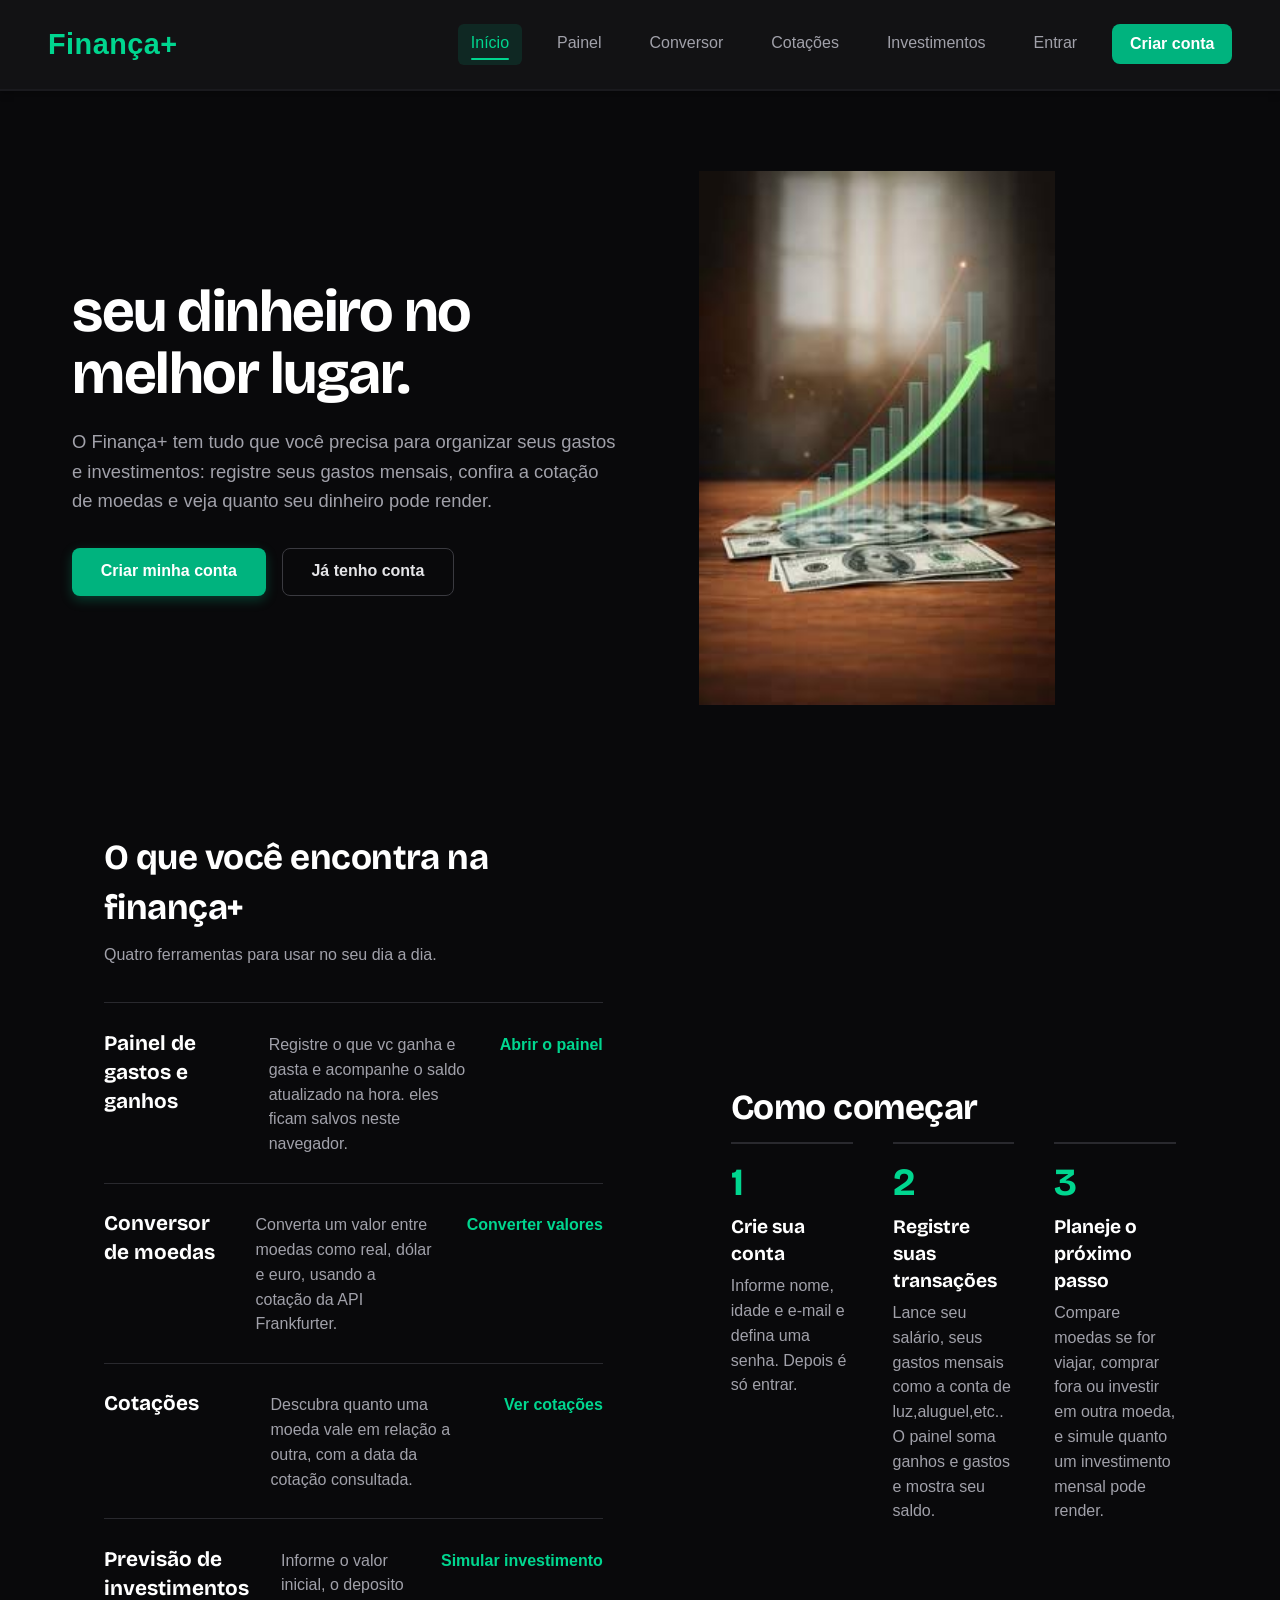
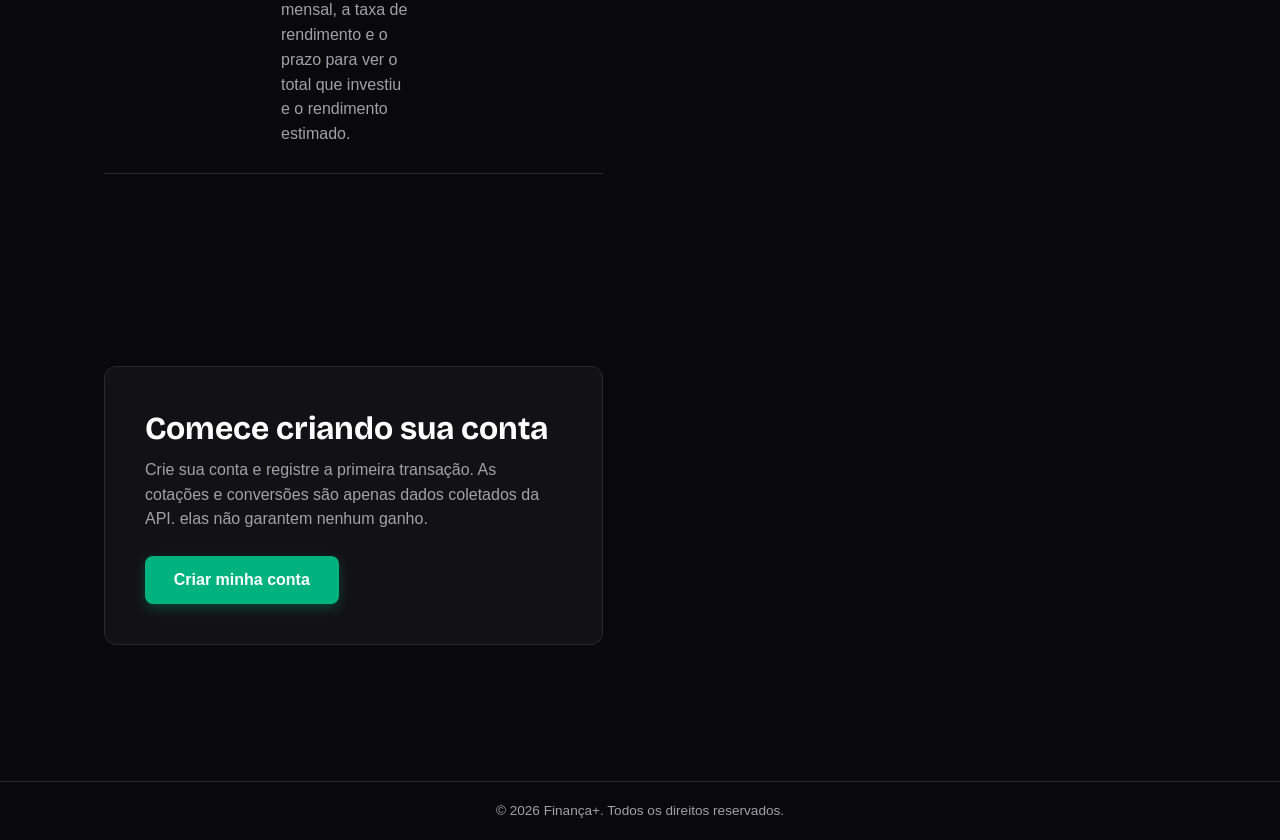
<file: financa-plus_v1/financa-plus/index.html>
<!DOCTYPE html>
<html lang="pt-br">
<head>
    <meta charset="UTF-8">
    <meta name="viewport" content="width=device-width, initial-scale=1.0">
    <title>Finança+|Controle seu dinheiro em um só lugar</title>
    <link rel="preconnect" href="https://fonts.googleapis.com">
    <link rel="preconnect" href="https://fonts.gstatic.com" crossorigin>
    <link href="https://fonts.googleapis.com/css2?family=Bricolage+Grotesque:opsz,wght@12..96,600;12..96,700&display=swap" rel="stylesheet">
    <link rel="stylesheet" href="style.css">
</head>
<body class="pagina-inicial">
<header class="cabecalho">
    <a class="marca" href="index.html">Finança+</a>
    <nav class="menu">
        <a class="item-menu ativo" aria-current="page" href="index.html">Início</a>
        <a class="item-menu" href="tela_principal.html">Painel</a>
        <a class="item-menu" href="tela_conversor.html">Conversor</a>
        <a class="item-menu" href="tela_cotacao.html">Cotações</a>
        <a class="item-menu" href="tela_previsao.html">Investimentos</a>
        <a class="item-menu" href="tela_login.html">Entrar</a>
        <a class="btn-menu" href="tela_cadastro.html">Criar conta</a>
    </nav>
</header>

<main>
    <section class="inicio-hero">
        <div>
            <h1>seu dinheiro no melhor lugar.</h1>
            <p class="inicio-lead">O Finança+ tem tudo que você precisa para organizar seus gastos e investimentos: registre seus gastos mensais, confira a cotação de moedas e veja quanto seu dinheiro pode render.</p>
            <div class="inicio-acoes">
                <a class="btn-enviar" href="tela_cadastro.html">Criar minha conta</a>
                <a class="btn-enviar btn-secundario" href="tela_login.html">Já tenho conta</a>
            </div>
        </div>

        <img src="imagens/images.jpg" class="inicio-imagem" style="width: 70%; height: 100%; align-items: center; justify-content: center;" >

    <section class="inicio-secao" aria-labelledby="titulo-recursos">
        <h2 id="titulo-recursos">O que você encontra na finança+</h2>
        <p class="inicio-intro">Quatro ferramentas para usar no seu dia a dia.</p>
        <ul class="recursos">
            <li>
                <h3>Painel de gastos e ganhos</h3>
                <p>Registre o que vc ganha e gasta e acompanhe o saldo atualizado na hora. eles ficam salvos neste navegador.</p>
                <a href="tela_principal.html">Abrir o painel</a>
            </li>
            <li>
                <h3>Conversor de moedas</h3>
                <p>Converta um valor entre moedas como real, dólar e euro, usando a cotação da API Frankfurter.</p>
                <a href="tela_conversor.html">Converter valores</a>
            </li>
            <li>
                <h3>Cotações</h3>
                <p>Descubra quanto uma moeda vale em relação a outra, com a data da cotação consultada.</p>
                <a href="tela_cotacao.html">Ver cotações</a>
            </li>
            <li>
                <h3>Previsão de investimentos</h3>
                <p>Informe o valor inicial, o deposito mensal, a taxa de rendimento e o prazo para ver o total que investiu e o rendimento estimado.</p>
                <a href="tela_previsao.html">Simular investimento</a>
            </li>
        </ul>
    </section>

    <section class="inicio-secao" aria-labelledby="titulo-passos">
        <h2 id="titulo-passos">Como começar</h2>
        
        <ol class="passos">
            <li>
                <h3>Crie sua conta</h3>
                <p>Informe nome, idade e e-mail e defina uma senha. Depois é só entrar.</p>
            </li>
            <li>
                <h3>Registre suas transações</h3>
                <p>Lance seu salário, seus gastos mensais como a conta de luz,aluguel,etc..  O painel soma ganhos e gastos e mostra seu saldo.</p>
            </li>
            <li>
                <h3>Planeje o próximo passo</h3>
                <p>Compare moedas se for viajar, comprar fora ou investir em outra moeda, e simule quanto um investimento mensal pode render.</p>
            </li>
        </ol>
    </section>

    <section class="inicio-secao">
        <div class="inicio-cta">
            <div>
                <h2>Comece criando sua conta</h2>
                <p>Crie sua conta e registre a primeira transação. As cotações e conversões são apenas dados coletados da API. elas não garantem nenhum ganho.</p>
            </div>
            <a class="btn-enviar" href="tela_cadastro.html">Criar minha conta</a>
        </div>
    </section>
</main>

<footer class="rodape"><p>© 2026 Finança+. Todos os direitos reservados.</p></footer>

</body>
</html>
</file>
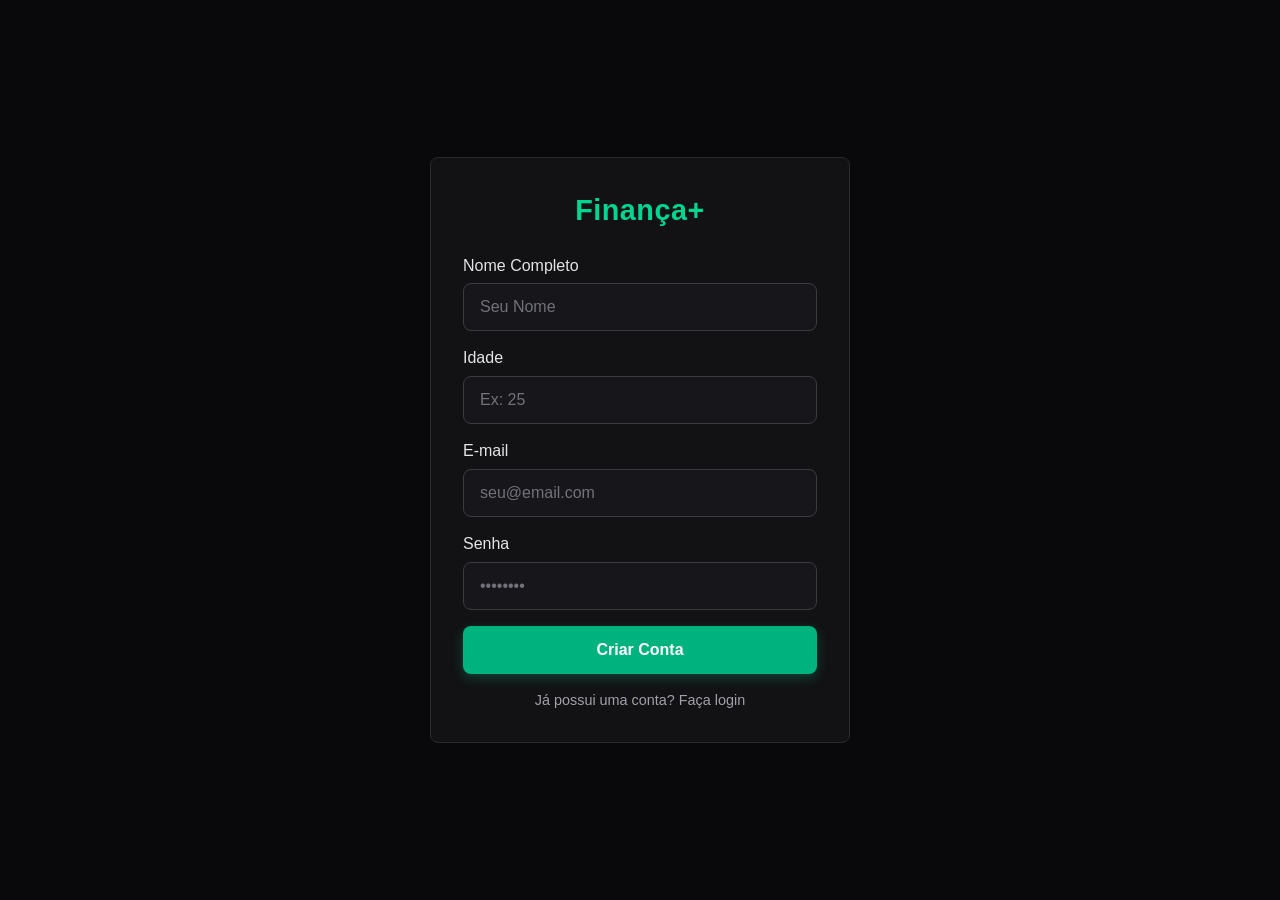
<file: financa-plus_v1/financa-plus/tela_cadastro.html>
<!DOCTYPE html>
<html lang="pt-br">
<head>
    <meta charset="UTF-8">
    <meta name="viewport" content="width=device-width, initial-scale=1.0">
    <title>Cadastro - Finança+</title>
    <link rel="stylesheet" href="style.css">
</head>
<body>
    <div class="container-autenticacao">
        <form class="cartao-autenticacao" method="POST" action="php.php">
            <input type="hidden" name="acao" value="cadastrar">
            <h1 class="marca" style="text-align: center;">Finança+</h1>

            <div class="grupo-formulario">
                <label for="nome">Nome Completo</label>
                <input type="text" id="nome" name="nome" required placeholder="Seu Nome">
            </div>

            <div class="grupo-formulario">
                <label for="idade">Idade</label>
                <input type="number" id="idade" name="idade" min="1" required placeholder="Ex: 25">
            </div>

            <div class="grupo-formulario">
                <label for="email">E-mail</label>
                <input type="email" id="email" name="email" required placeholder="seu@email.com">
            </div>

            <div class="grupo-formulario">
                <label for="senha">Senha</label>
                <input type="password" id="senha" name="senha" required placeholder="••••••••">
            </div>

            <button class="btn-enviar" type="submit">Criar Conta</button>
            <a class="link-autenticacao" href="tela_login.html">Já possui uma conta? Faça login</a>
        </form>
    </div>
</body>
</html>
</file>
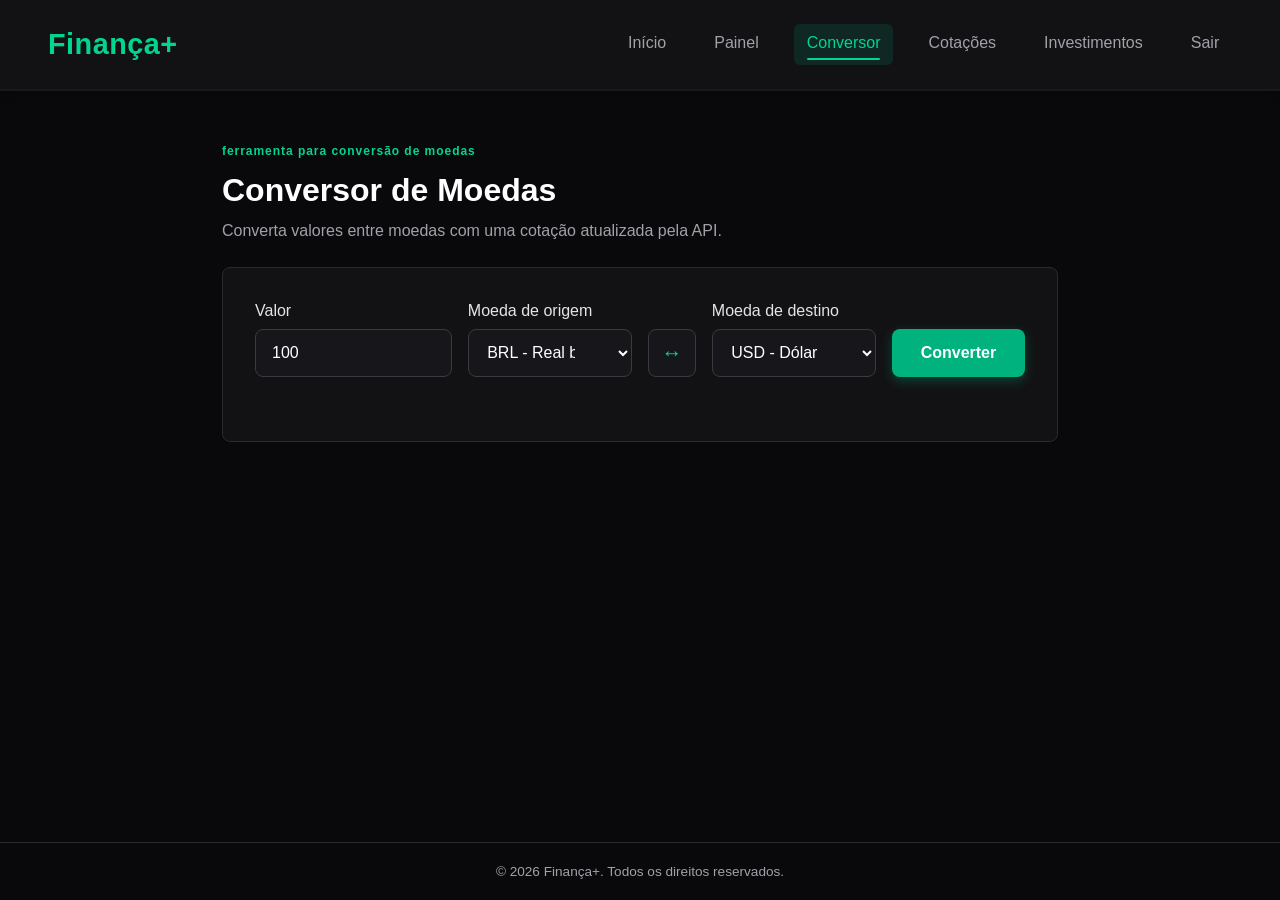
<file: financa-plus_v1/financa-plus/tela_conversor.html>
<!DOCTYPE html>
<html lang="pt-br">
<head>
    <meta charset="UTF-8">
    <meta name="viewport" content="width=device-width, initial-scale=1.0">
    <title>Conversor - Finança+</title>
    <link rel="stylesheet" href="style.css">
  
</head>
<body>
    <header class="cabecalho">
        <a class="marca" href="index.html">Finança+</a>
        <nav class="menu">
            <a class="item-menu" href="index.html">Início</a>
            <a class="item-menu" href="tela_principal.html">Painel</a>
            <a class="item-menu ativo" aria-current="page" href="tela_conversor.html">Conversor</a>
            <a class="item-menu" href="tela_cotacao.html">Cotações</a>
            <a class="item-menu" href="tela_previsao.html">Investimentos</a>
            <a class="item-menu" href="tela_login.html">Sair</a>
        </nav>
    </header>

    <main class="painel pagina-ferramenta">
        <div class="pagina-cabecalho">
            <div>
                <span class="tag">ferramenta para conversão de moedas</span>
                <h1>Conversor de Moedas</h1>
                <p>Converta valores entre moedas com uma cotação atualizada pela API.</p>
            </div>
        </div>

        <section class="cartao-autenticacao cartao-ferramenta">
            <form id="formulario-conversor" class="grade-ferramenta">
                <div class="grupo-formulario">
                    <label for="valor-conversao">Valor</label>
                    <input id="valor-conversao" type="number" min="0.01" step="0.01" value="100" required>
                </div>

                <div class="grupo-formulario">
                    <label for="origem">Moeda de origem</label>
                    <select id="origem"></select>
                </div>

                <button type="button" id="inverter" class="btn-inverter grande">↔</button>

                <div class="grupo-formulario">
                    <label for="destino">Moeda de destino</label>
                    <select id="destino"></select>
                </div>

                <button class="btn-enviar" type="submit">Converter</button>
            </form>

            <div class="resultado-destaque oculto" id="painel-resultado">
                <span>Resultado</span>
                <strong id="resultado">--</strong>
                <p id="linha-cotacao">Informe as moedas para consultar.</p>
                <small id="data"> </small>
            </div>

            <p class="mensagem-erro" id="erro"></p>
        </section>
    </main>

    <footer class="rodape">
        <p>© 2026 Finança+. Todos os direitos reservados.</p>
    </footer>

    <script src="moedas.js"></script>
    <script>
    document.addEventListener('DOMContentLoaded', async () => {
        const origem = document.getElementById('origem');
        const destino = document.getElementById('destino');
        const valor = document.getElementById('valor-conversao');

        const painel = document.getElementById('painel-resultado');
        const resultado = document.getElementById('resultado');
        const linha = document.getElementById('linha-cotacao');
        const data = document.getElementById('data');
        const erro = document.getElementById('erro');

        await carregarMoedas([origem, destino]);
        origem.value = 'BRL';
        destino.value = 'USD';

        async function converter() {
            erro.textContent = '';
            painel.classList.remove('oculto');

            try {
                const numero = Number(valor.value);
                if (!numero || numero <= 0) throw new Error('Digite um valor maior que zero.');

                const dados = await obterCotacao(origem.value, destino.value);
                resultado.textContent = formatarMoeda(numero * dados.rate, destino.value);
                linha.textContent = `1 ${origem.value} = ${dados.rate.toLocaleString('pt-BR', { maximumFractionDigits: 8 })} ${destino.value}`;
                data.textContent = `Cotação de ${formatarData(dados.date)}`;
            } catch (e) {
                resultado.textContent = '--';
                linha.textContent = 'Não foi possível consultar a cotação.';
                data.textContent = '';
                erro.textContent = e.message;
            }
        }

        document.getElementById('formulario-conversor').addEventListener('submit', (e) => {
            e.preventDefault();
            converter();
        });

        document.getElementById('inverter').addEventListener('click', () => {
            const v = origem.value;
            origem.value = destino.value;
            destino.value = v;
        });
    });
    </script>
</body>
</html>
</file>
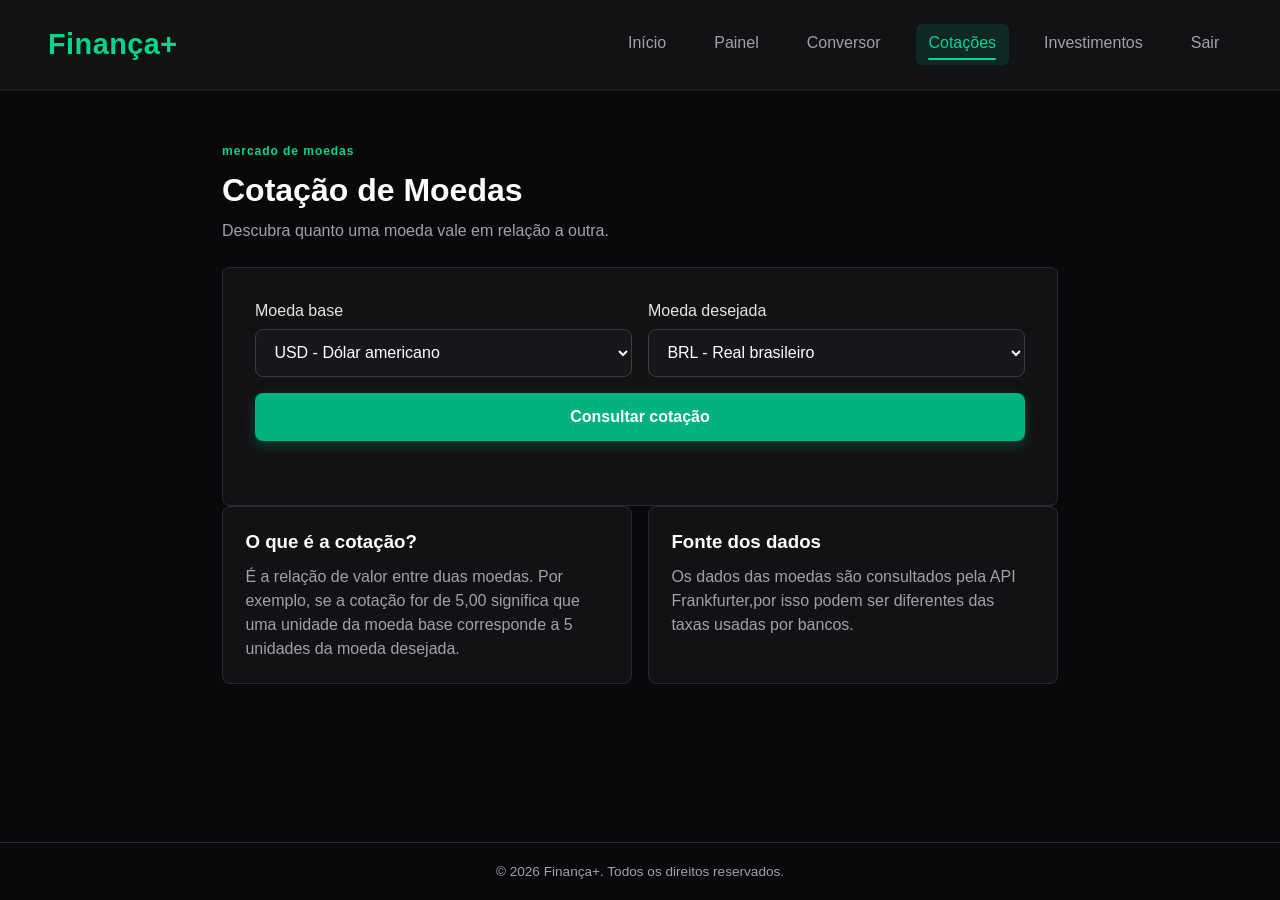
<file: financa-plus_v1/financa-plus/tela_cotacao.html>
<!DOCTYPE html>
<html lang="pt-br">
<head>
    <meta charset="UTF-8">
    <meta name="viewport" content="width=device-width, initial-scale=1.0">
    <title>Cotações - Finança+</title>
    <link rel="stylesheet" href="style.css">
   
</head>
<body>
    <header class="cabecalho">
        <a class="marca" href="index.html">Finança+</a>
        <nav class="menu">
            <a class="item-menu" href="index.html">Início</a>
            <a class="item-menu" href="tela_principal.html">Painel</a>
            <a class="item-menu" href="tela_conversor.html">Conversor</a>
            <a class="item-menu ativo" aria-current="page" href="tela_cotacao.html">Cotações</a>
            <a class="item-menu" href="tela_previsao.html">Investimentos</a>
            <a class="item-menu" href="tela_login.html">Sair</a>
        </nav>
    </header>

    <main class="painel pagina-ferramenta">
        <div class="pagina-cabecalho">
            <div>
                <span class="tag">mercado de moedas</span>
                <h1>Cotação de Moedas</h1>
                <p>Descubra quanto uma moeda vale em relação a outra.</p>
            </div>
        </div>

        <section class="cartao-autenticacao cartao-ferramenta">
            <div class="grade-ferramenta dois">
                <div class="grupo-formulario">
                    <label for="moeda-cotacao-origem">Moeda base</label>
                    <select id="moeda-cotacao-origem"></select>
                </div>

                <div class="grupo-formulario">
                    <label for="moeda-cotacao-destino">Moeda desejada</label>
                    <select id="moeda-cotacao-destino"></select>
                </div>
            </div>

            <button id="consultar-cotacao" class="btn-enviar">Consultar cotação</button>

            <div class="painel-cotacao oculto" id="painel-cotacao">
                <span id="titulo-cotacao">1 BRL em USD</span>
                <strong id="valor-cotacao">--</strong>
                <p id="data-cotacao"> </p>
            </div>

            <p class="mensagem-erro" id="erro-cotacao"></p>
        </section>

        <section class="grade-informacoes">
            <div class="cartao-informacao">
                <h3>O que é a cotação?</h3>
                <p>É a relação de valor entre duas moedas. Por exemplo, se a cotação for de 5,00 significa que uma unidade da moeda base corresponde a 5 unidades da moeda desejada.</p>
            </div>

            <div class="cartao-informacao">
                <h3>Fonte dos dados</h3>
                <p>Os dados das moedas são consultados pela API Frankfurter,por isso podem ser diferentes das taxas usadas por bancos.</p>
            </div>
        </section>
    </main>

    <footer class="rodape">
        <p>© 2026 Finança+. Todos os direitos reservados.</p>
    </footer>

    <script src="moedas.js"></script>
    <script>
    document.addEventListener('DOMContentLoaded', async () => {
        const painel = document.getElementById('painel-cotacao');
        const origem = document.getElementById('moeda-cotacao-origem');
        const destino = document.getElementById('moeda-cotacao-destino');
        const valorEl = document.getElementById('valor-cotacao');
        const tituloEl = document.getElementById('titulo-cotacao');
        const dataEl = document.getElementById('data-cotacao');
        const erroEl = document.getElementById('erro-cotacao');

        await carregarMoedas([origem, destino]);
        origem.value = 'USD';
        destino.value = 'BRL';

        async function consultar() {
            erroEl.textContent = '';
            painel.classList.remove('oculto');
            try {
                const x = await obterCotacao(origem.value, destino.value);
                valorEl.textContent = x.rate.toLocaleString('pt-BR', { maximumFractionDigits: 8 });
                tituloEl.textContent = `1 ${origem.value} = ${destino.value}`;
                dataEl.textContent = `Cotação de ${formatarData(x.date)}`;
            } catch (e) {
                valorEl.textContent = '--';
                dataEl.textContent = '';
                erroEl.textContent = e.message;
            }
        }

        document.getElementById('consultar-cotacao').addEventListener('click', consultar);
    });
    </script>
</body>
</html>
</file>
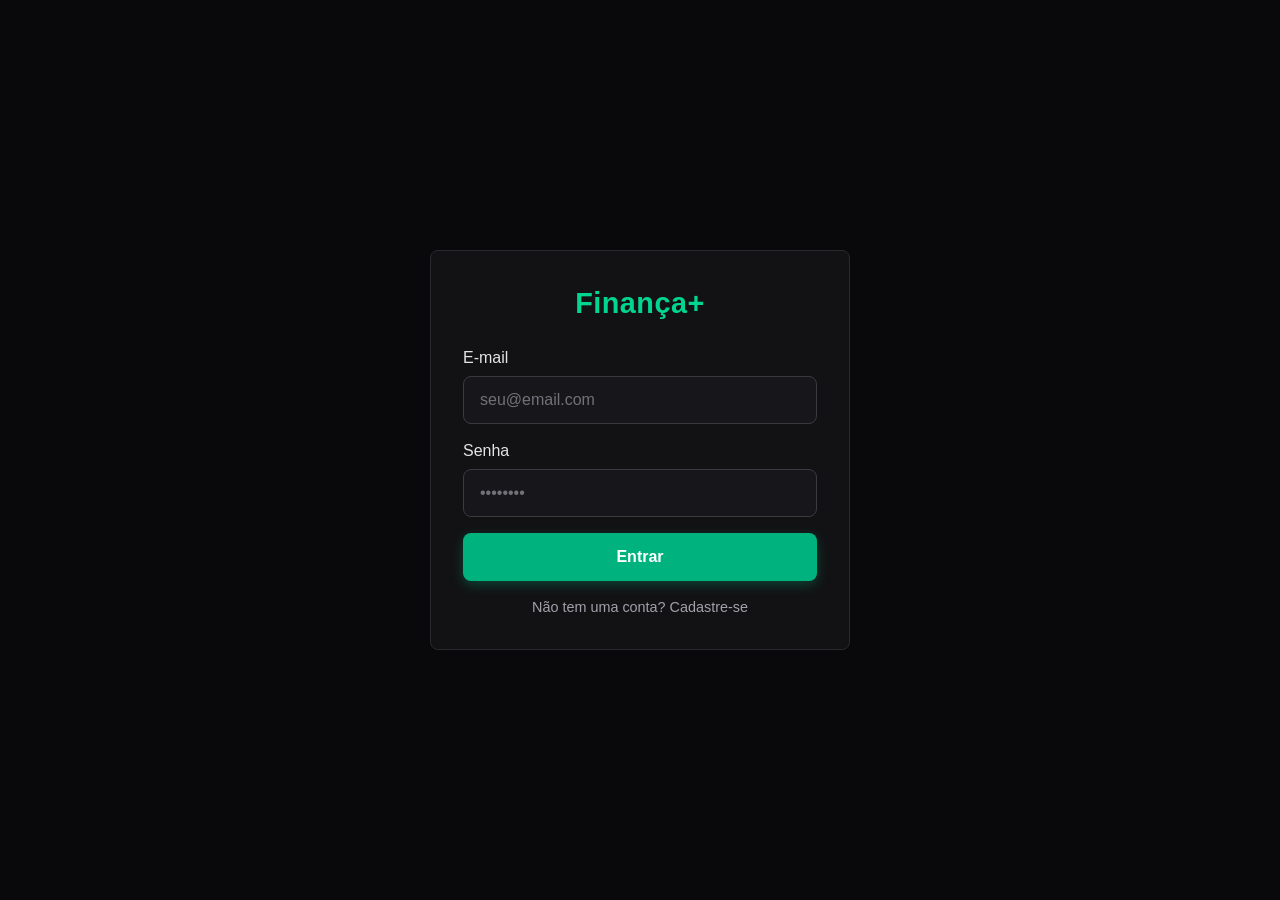
<file: financa-plus_v1/financa-plus/tela_login.html>
<!DOCTYPE html>
<html lang="pt-br">
<head>
    <meta charset="UTF-8">
    <meta name="viewport" content="width=device-width, initial-scale=1.0">
    <title>Login - Finança+</title>
    <link rel="stylesheet" href="style.css">
</head>
<body>
    <div class="container-autenticacao">
        <form class="cartao-autenticacao" method="POST" action="php.php">
            <input type="hidden" name="acao" value="login">
            <h1 class="marca" style="text-align: center;">Finança+</h1>

            <div class="grupo-formulario">
                <label for="email">E-mail</label>
                <input type="email" id="email" name="email" required placeholder="seu@email.com">
            </div>

            <div class="grupo-formulario">
                <label for="senha">Senha</label>
                <input type="password" id="senha" name="senha" required placeholder="••••••••">
            </div>

            <button class="btn-enviar" type="submit">Entrar</button>
            <a class="link-autenticacao" href="tela_cadastro.html">Não tem uma conta? Cadastre-se</a>
        </form>
    </div>
</body>
</html>
</file>
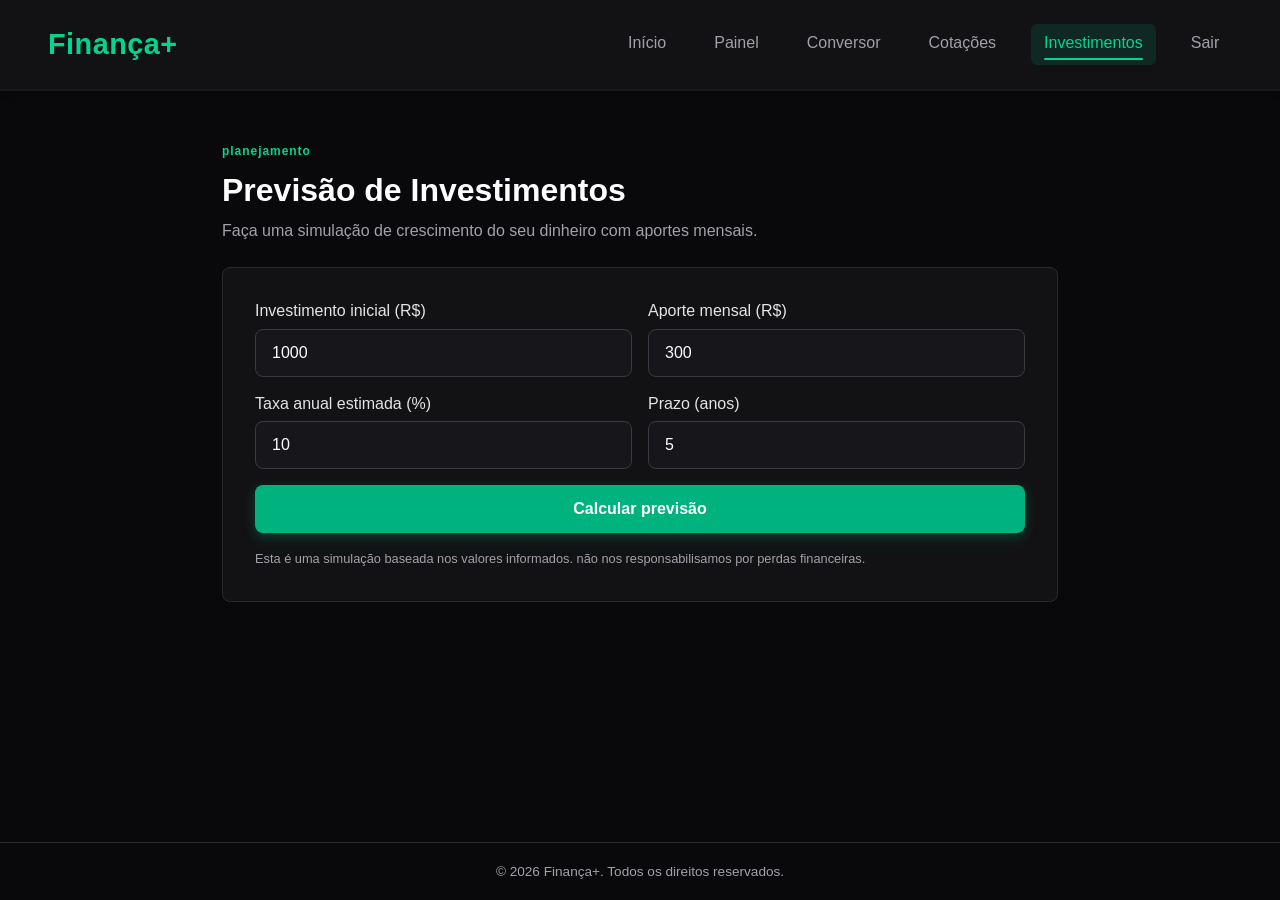
<file: financa-plus_v1/financa-plus/tela_previsao.html>
<!DOCTYPE html>
<html lang="pt-br">
<head>
    <meta charset="UTF-8">
    <meta name="viewport" content="width=device-width, initial-scale=1.0">
    <title>Previsão de Investimentos - Finança+</title>
    <link rel="stylesheet" href="style.css">
</head>
<body>
    <header class="cabecalho">
        <a class="marca" href="index.html">Finança+</a>
        <nav class="menu">
            <a class="item-menu" href="index.html">Início</a>
            <a class="item-menu" href="tela_principal.html">Painel</a>
            <a class="item-menu" href="tela_conversor.html">Conversor</a>
            <a class="item-menu" href="tela_cotacao.html">Cotações</a>
            <a class="item-menu ativo" aria-current="page" href="tela_previsao.html">Investimentos</a>
            <a class="item-menu" href="tela_login.html">Sair</a>
        </nav>
    </header>

    <main class="painel pagina-ferramenta">
        <div class="pagina-cabecalho">
            <div>
                <span class="tag">planejamento</span>
                <h1>Previsão de Investimentos</h1>
                <p>Faça uma simulação de crescimento do seu dinheiro com aportes mensais.</p>
            </div>
        </div>

        <section class="cartao-autenticacao cartao-ferramenta">
            <form id="formulario-previsao" class="grade-ferramenta dois">
                <div class="grupo-formulario">
                    <label for="inicial">Investimento inicial (R$)</label>
                    <input id="inicial" type="number" min="0" step="0.01" value="1000" required>
                </div>

                <div class="grupo-formulario">
                    <label for="aporte">Aporte mensal (R$)</label>
                    <input id="aporte" type="number" min="0" step="0.01" value="300" required>
                </div>

                <div class="grupo-formulario">
                    <label for="taxa">Taxa anual estimada (%)</label>
                    <input id="taxa" type="number" min="0" step="0.01" value="10" required>
                </div>

                <div class="grupo-formulario">
                    <label for="prazo">Prazo (anos)</label>
                    <input id="prazo" type="number" min="1" max="100" step="1" value="5" required>
                </div>

                <button class="btn-enviar campo-completo" type="submit">Calcular previsão</button>
            </form>

            <div class="resultado-investimento oculto" id="painel-investimento">
                <div>
                    <span>Valor final estimado</span>
                    <strong id="valor-final">R$ 0,00</strong>
                </div>
                <div>
                    <span>Total investido</span>
                    <strong id="total-investido">R$ 0,00</strong>
                </div>
                <div>
                    <span>Rendimento estimado</span>
                    <strong id="rendimento" class="positivo">R$ 0,00</strong>
                </div>
            </div>

            <p class="aviso">Esta é uma simulação baseada nos valores informados. não nos responsabilisamos por perdas financeiras.</p>
        </section>
    </main>

    <footer class="rodape">
        <p>© 2026 Finança+. Todos os direitos reservados.</p>
    </footer>

    <script>
    document.addEventListener('DOMContentLoaded', () => {
        const form = document.getElementById('formulario-previsao');

        function calcular() {
            document.getElementById('painel-investimento').classList.remove('oculto');

            const inicial = Number(document.getElementById('inicial').value) || 0;
            const aporte = Number(document.getElementById('aporte').value) || 0;
            const taxa = Number(document.getElementById('taxa').value) || 0;
            const prazo = Number(document.getElementById('prazo').value) || 0;

            const meses = prazo * 12;
            const juros = Math.pow(1 + taxa / 100, 1 / 12) - 1;

            let saldo = inicial;
            for (let i = 0; i < meses; i++) {
                saldo = saldo * (1 + juros) + aporte;
            }

            const investido = inicial + aporte * meses;

            document.getElementById('valor-final').textContent = formatarReal(saldo);
            document.getElementById('total-investido').textContent = formatarReal(investido);
            document.getElementById('rendimento').textContent = formatarReal(Math.max(0, saldo - investido));
        }

        if (form) {
            form.addEventListener('submit', (e) => {
                e.preventDefault();
                calcular();
            });
        }
    });

    function formatarReal(valor) {
        return new Intl.NumberFormat('pt-BR', { style: 'currency', currency: 'BRL' }).format(valor);
    }
    </script>
</body>
</html>
</file>
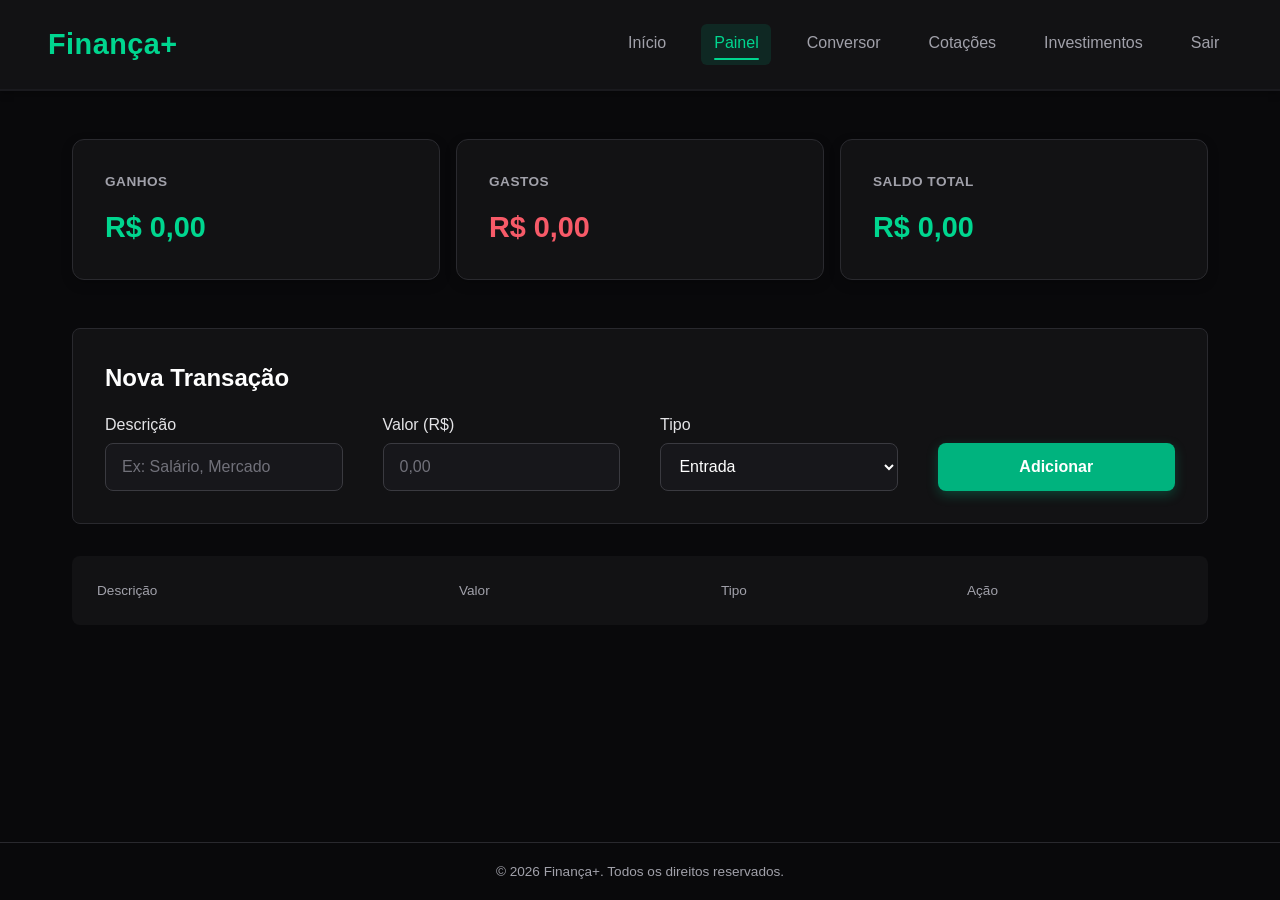
<file: financa-plus_v1/financa-plus/tela_principal.html>
<!DOCTYPE html>
<html lang="pt-br">
<head>
    <meta charset="UTF-8">
    <meta name="viewport" content="width=device-width, initial-scale=1.0">
    <title>Painel - Finança+</title>
    <link rel="stylesheet" href="style.css">
</head>
<body>
<header class="cabecalho">
    <a class="marca" href="index.html">Finança+</a>
    <nav class="menu">
        <a class="item-menu" href="index.html">Início</a>
        <a class="item-menu ativo" aria-current="page" href="tela_principal.html">Painel</a>
        <a class="item-menu" href="tela_conversor.html">Conversor</a>
        <a class="item-menu" href="tela_cotacao.html">Cotações</a>
        <a class="item-menu" href="tela_previsao.html">Investimentos</a>
        <a class="item-menu" href="tela_login.html">Sair</a>
    </nav>
</header>
<main class="painel">
    <section class="cartoes-resumo">
        <div class="cartao-resumo">
            <h3>Ganhos</h3><p class="valor positivo" id="exibicao-entradas">R$ 0,00</p>
        </div>
        <div class="cartao-resumo">
            <h3>gastos</h3><p class="valor negativo" id="exibicao-saidas">R$ 0,00</p>
        </div>
        <div class="cartao-resumo">
            <h3>Saldo Total</h3><p class="valor" id="exibicao-total">R$ 0,00</p>
        </div>
    </section>

    <section class="cartao-autenticacao largura-total">
        <h2>Nova Transação</h2>
        <form id="formulario-transacao" class="formulario-transacao">
            <div class="grupo-formulario">
                <label for="descricao">Descrição</label>
                <input type="text" id="descricao" required placeholder="Ex: Salário, Mercado">
            </div>
            <div class="grupo-formulario">
                <label for="valor">Valor (R$)</label>
                <input type="number" step="0.01" min="0.01" id="valor" required placeholder="0,00">
            </div>
            <div class="grupo-formulario">
                <label for="tipo">Tipo</label>
                <select id="tipo">
                    <option value="entrada">Entrada</option>
                    <option value="saida">Saída</option>
                </select>
            </div>
            <button type="submit" class="btn-enviar">Adicionar</button>
        </form>
    </section>

    <section><table class="tabela-transacoes">
        <thead>
            <tr>
            <th>Descrição</th>
            <th>Valor</th>
            <th>Tipo</th>
            <th>Ação</th>
        </tr>
    </thead>
        <tbody id="lista-transacoes">
        </tbody>
    </table>
</section>
</main>
<footer class="rodape"><p>© 2026 Finança+. Todos os direitos reservados.</p></footer>
<script src="javascript.js"></script>
</body>
</html>
</file>
<file: financa-plus_v1/financa-plus/style.css>
:root {
    --bg-color: #09090b;
    --card-bg: #121214;
    --input-bg: #17171b;
    --text-color: #e4e4e7;
    --text-muted: #a1a1aa;
    --primary: #00b37e;
    --primary-hover: #00d68f;
    --danger: #f75a68;
}

* {
    margin: 0;
    padding: 0;
    box-sizing: border-box;
}

html {
    min-height: 100%;
}

body {
    min-height: 100vh;
    display: flex;
    flex-direction: column;
    background: var(--bg-color);
    color: var(--text-color);
    font-family: 'Segoe UI', Roboto, Arial, sans-serif;
    line-height: 1.4;
}

h1, h2, h3 {
    color: #fff;
}


.cabecalho {
    display: flex;
    justify-content: space-between;
    align-items: center;
    padding: 1.5rem 3rem;
    background: var(--card-bg);
    border-bottom: 2px solid #1a1a1e;
    box-shadow: 0 2px 8px rgba(0, 0, 0, 0.3);
}

.marca {
    color: var(--primary-hover);
    font-size: 1.8rem;
    font-weight: 700;
    letter-spacing: 0.5px;
}

.menu {
    display: flex;
    gap: 1.4rem;
    align-items: center;
}

.item-menu {
    position: relative;
    color: var(--text-muted);
    text-decoration: none;
    font-weight: 500;
    transition: color 0.2s ease, background-color 0.2s ease;
    padding: 0.5rem 0.8rem 0.65rem;
    border-radius: 6px;
}


.item-menu::after {
    content: '';
    position: absolute;
    left: 0.8rem;
    right: 0.8rem;
    bottom: 0.3rem;
    height: 2px;
    border-radius: 2px;
    background: var(--primary-hover);
    transform: scaleX(0);
    transition: transform 0.25s ease;
}

.item-menu:hover {
    color: #fff;
    background: rgba(255, 255, 255, 0.06);
}

.item-menu:hover::after {
    transform: scaleX(0.35);
}

.item-menu.ativo,
.item-menu[aria-current="page"] {
    color: var(--primary-hover);
    background: rgba(0, 179, 126, 0.14);
}

.item-menu.ativo::after,
.item-menu[aria-current="page"]::after,
.item-menu.ativo:hover::after,
.item-menu[aria-current="page"]:hover::after {
    transform: scaleX(1);
}

.item-menu.ativo:hover,
.item-menu[aria-current="page"]:hover {
    color: var(--primary-hover);
    background: rgba(0, 179, 126, 0.2);
}

a.marca {
    text-decoration: none;
}

.item-menu:focus-visible,
a.marca:focus-visible,
.btn-enviar:focus-visible,
.btn-menu:focus-visible {
    outline: 2px solid var(--primary-hover);
    outline-offset: 2px;
}

.btn-menu {
    padding: 0.55rem 1.1rem;
    border-radius: 8px;
    background: var(--primary);
    color: #fff;
    font-weight: 600;
    text-decoration: none;
    transition: background-color 0.2s ease;
}

.btn-menu:hover {
    background: var(--primary-hover);
}

.rodape {
    margin-top: auto;
    padding: 1.2rem;
    text-align: center;
    color: var(--text-muted);
    font-size: .85rem;
    border-top: 1px solid #29292e;
}


.painel {
    width: 100%;
    max-width: 1200px;
    margin: 0 auto;
    padding: 3rem 2rem;
    flex: 1;
}

.container-autenticacao {
    min-height: 100vh;
    display: flex;
    align-items: center;
    justify-content: center;
    padding: 1rem;
}


.cartao-autenticacao {
    width: 100%;
    max-width: 420px;
    background: var(--card-bg);
    border: 1px solid #29292e;
    border-radius: 8px;
    padding: 2rem;
}

.cartao-autenticacao h2 {
    margin-bottom: 1.2rem;
}

.cartao-autenticacao .marca {
    margin-bottom: 1.5rem;
}

.cartoes-resumo {
    display: grid;
    grid-template-columns: repeat(3, 1fr);
    gap: 1rem;
    margin-bottom: 3rem;
}

.cartao-resumo {
    background: var(--card-bg);
    border: 1px solid #2a2a2f;
    border-radius: 12px;
    padding: 2rem;
    box-shadow: 0 4px 12px rgba(0, 0, 0, 0.2);
    transition: all 0.3s ease;
}

.cartao-resumo:hover {
    border-color: var(--primary);
    box-shadow: 0 6px 16px rgba(0, 179, 126, 0.2);
    transform: translateY(-2px);
}

.cartao-resumo h3 {
    color: var(--text-muted);
    font-size: 0.85rem;
    font-weight: 600;
    text-transform: uppercase;
    letter-spacing: 0.5px;
    margin-bottom: 1rem;
}

.valor {
    font-size: 1.8rem;
    font-weight: bold;
    margin-top: .4rem;
}

.negativo {
    color: var(--danger);
}


.grupo-formulario {
    display: flex;
    flex-direction: column;
    gap: .4rem;
    margin-bottom: 1rem;
}

.formulario-transacao .grupo-formulario,
.grade-ferramenta .grupo-formulario {
    margin-bottom: 0;
}

.grupo-formulario input {
    width: 100%;
    min-height: 48px;
    padding: 0.85rem 1rem;
    border: 1px solid #3a3a40;
    border-radius: 8px;
    background: var(--input-bg);
    color: #fff;
    font-size: 1rem;
    transition: all 0.3s ease;
}

.grupo-formulario input::placeholder {
    color: #71717a;
}

.grupo-formulario input:focus {
    outline: none;
    box-shadow: 0 0 0 3px rgba(0, 179, 126, 0.1);
    border-color: var(--primary-hover);
}

.btn-enviar {
    min-height: 48px;
    padding: 0 1.8rem;
    border: 0;
    border-radius: 8px;
    background: var(--primary);
    color: #fff;
    font-size: 1rem;
    font-weight: 600;
    cursor: pointer;
    transition: all 0.3s ease;
    box-shadow: 0 4px 12px rgba(0, 179, 126, 0.3);
}

.btn-enviar:hover {
    background: var(--primary-hover);
    transform: translateY(-2px);
    box-shadow: 0 6px 16px rgba(0, 179, 126, 0.4);
}

.cartao-autenticacao > .btn-enviar,
form.cartao-autenticacao .btn-enviar {
    width: 100%;
}

.btn-inverter {
    min-width: 48px;
    border: 1px solid #3a3a40;
    border-radius: 8px;
    background: var(--input-bg);
    color: var(--primary-hover);
    font-size: 1.3rem;
    cursor: pointer;
    transition: .2s;
}

.btn-inverter:hover {
    border-color: var(--primary-hover);
}

.link-autenticacao {
    display: block;
    margin-top: 1rem;
    text-align: center;
    color: var(--text-muted);
    text-decoration: none;
    font-size: .9rem;
}

.link-autenticacao:hover {
    color: var(--primary-hover);
}


.tabela-transacoes {
    width: 100%;
    border-collapse: collapse;
    background: var(--card-bg);
    border: 1px solid #29292e;
    border-radius: 8px;
    overflow: hidden;
}

.tabela-transacoes th,
.tabela-transacoes td {
    padding: 1.5rem;
    text-align: left;
    border-bottom: 1px solid #29292e;
}

.tabela-transacoes th {
    color: var(--text-muted);
    font-size: .85rem;
    font-weight: 500;
}

.tabela-transacoes tbody tr:last-child td {
    border-bottom: 0;
}

@media (max-width: 800px) {
    .cartoes-resumo {
        grid-template-columns: 1fr;
    }
    
    .cabecalho {
        padding: 1rem;
    }
}


.largura-total {
    max-width: 100%;
    margin-bottom: 2rem;
}

.formulario-transacao {
    display: grid;
    grid-template-columns: repeat(4, 1fr);
    gap: 2.5rem;
    align-items: end;
}

.atalhos {
    display: grid;
    grid-template-columns: repeat(3, 1fr);
    gap: 2rem;
    margin-bottom: 2rem;
}

.cartao-atalho {
    background: var(--card-bg);
    border: 1px solid #2a2a2f;
    border-radius: 12px;
    padding: 1.8rem;
    transition: all 0.3s ease;
    box-shadow: 0 4px 12px rgba(0, 0, 0, 0.2);
}

.cartao-atalho:hover {
    border-color: var(--primary);
    transform: translateY(-4px);
    box-shadow: 0 8px 24px rgba(0, 179, 126, 0.2);
}

.cartao-atalho h3 {
    margin: .5rem 0;
}

.cartao-atalho p,
.pagina-cabecalho p,
.cartao-informacao p {
    color: var(--text-muted);
    line-height: 1.5;
}

.icone {
    font-size: 1.8rem;
}

.btn-remover {
    background: none;
    border: 0;
    color: var(--danger);
    cursor: pointer;
    font-weight: bold;
    font-family: inherit;
    font-size: 1rem;
}

.btn-remover:hover {
    text-decoration: underline;
}

.valor-entrada {
    color: var(--primary-hover);
}

.valor-saida {
    color: var(--danger);
}

.pagina-ferramenta {
    max-width: 900px;
}

.pagina-cabecalho {
    margin-bottom: 1.5rem;
}

.pagina-cabecalho h1 {
    font-size: 2rem;
    margin: .4rem 0;
}

.tag {
    color: var(--primary-hover);
    font-size: .75rem;
    font-weight: bold;
    letter-spacing: .08em;
}

.cartao-ferramenta {
    max-width: 100%;
}

.grade-ferramenta {
    display: grid;
    grid-template-columns: 1.2fr 1fr auto 1fr auto;
    gap: 1rem;
    align-items: end;
}

.grade-ferramenta.dois {
    grid-template-columns: 1fr 1fr;
    margin-bottom: 1rem;
}

.grande {
    min-height: 48px;
}

.resultado-destaque,
.painel-cotacao {
    margin-top: 1.5rem;
    padding: 1.5rem;
    border-radius: 8px;
    background: var(--input-bg);
    border: 1px solid #29292e;
}

.resultado-destaque span,
.painel-cotacao span,
.resultado-investimento span {
    display: block;
    color: var(--text-muted);
    font-size: .85rem;
}

.resultado-destaque strong,
.painel-cotacao strong {
    display: block;
    color: var(--primary-hover);
    font-size: 2rem;
    margin: .35rem 0;
}

.resultado-destaque p,
.painel-cotacao p {
    color: var(--text-color);
}

.mensagem-erro {
    color: var(--danger);
    min-height: 1.2rem;
    margin-top: .8rem;
}

.grade-informacoes {
    display: grid;
    grid-template-columns: 1fr 1fr;
    gap: 1rem;
}

.cartao-informacao {
    background: var(--card-bg);
    border-radius: 8px;
    padding: 1.4rem;
    border: 1px solid #29292e;
}

.cartao-informacao h3 {
    margin-bottom: .6rem;
}

.painel-cotacao {
    text-align: center;
}

.painel-cotacao strong {
    font-size: 2.5rem;
}

.campo-completo {
    grid-column: 1 / -1;
}

.resultado-investimento {
    display: grid;
    grid-template-columns: repeat(3, 1fr);
    gap: 1rem;
    margin-top: 1.5rem;
}

.resultado-investimento > div {
    background: var(--input-bg);
    border: 1px solid #29292e;
    border-radius: 8px;
    padding: 1.2rem;
}

.resultado-investimento strong {
    display: block;
    margin-top: .4rem;
    font-size: 1.35rem;
}

.positivo {
    color: var(--primary-hover);
}

.aviso {
    color: var(--text-muted);
    font-size: .8rem;
    margin-top: 1rem;
    line-height: 1.5;
}

.grupo-formulario select {
    width: 100%;
    min-height: 48px;
    padding: 0.75rem 2.5rem 0.75rem 0.9rem;
    border: 1px solid #3a3a40;
    border-radius: 8px;
    background: #17171b;
    color: #ffffff;
    font-size: 1rem;
    cursor: pointer;
}

.grupo-formulario select option {
    background: #17171b;
    color: #ffffff;
}

.grupo-formulario select:focus {
    outline: none;
    border-color: var(--primary-hover);
}

.oculto {
    display: none !important;
}

@media (max-width: 800px) {
    .formulario-transacao,
    .grade-ferramenta {
        grid-template-columns: 1fr 1fr;
    }
    
    .atalhos,
    .grade-informacoes,
    .resultado-investimento {
        grid-template-columns: 1fr;
    }
    
    .grade-ferramenta .btn-inverter {
        width: 100%;
    }
}

@media (max-width: 560px) {
    .menu {
        gap: .7rem;
        flex-wrap: wrap;
        justify-content: flex-end;
    }
    
    .cabecalho {
        padding: 1rem;
    }
    
    .formulario-transacao,
    .grade-ferramenta,
    .grade-ferramenta.dois {
        grid-template-columns: 1fr;
    }
    
    .campo-completo {
        grid-column: auto;
    }
    
    .pagina-cabecalho h1 {
        font-size: 1.6rem;
    }
}


.pagina-inicial {
    --fonte-titulo: 'Bricolage Grotesque', 'Segoe UI', Roboto, Arial, sans-serif;
}

a.btn-enviar {
    display: inline-flex;
    align-items: center;
    justify-content: center;
    text-decoration: none;
}

.btn-secundario {
    background: transparent;
    border: 1px solid #3a3a40;
    box-shadow: none;
    color: var(--text-color);
}

.btn-secundario:hover {
    background: rgba(255, 255, 255, 0.05);
    border-color: var(--primary-hover);
    box-shadow: none;
}

.inicio-hero,
.inicio-secao {
    width: 100%;
    max-width: 1200px;
    margin: 0 auto;
    padding-left: 2rem;
    padding-right: 2rem;
}

.inicio-hero {
    display: grid;
    grid-template-columns: 1.05fr 0.95fr;
    gap: 4rem;
    align-items: center;
    padding-top: 5rem;
    padding-bottom: 4.5rem;
}

.inicio-hero h1 {
    font-family: var(--fonte-titulo);
    font-size: clamp(2.4rem, 5vw, 3.7rem);
    font-weight: 700;
    line-height: 1.05;
    letter-spacing: -0.025em;
    margin-bottom: 1.4rem;
}

.inicio-lead {
    max-width: 34rem;
    color: var(--text-muted);
    font-size: 1.15rem;
    line-height: 1.6;
    margin-bottom: 2rem;
}

.inicio-acoes {
    display: flex;
    flex-wrap: wrap;
    gap: 1rem;
}



.inicio-secao {
    padding-top: 4rem;
    padding-bottom: 4rem;
}

.inicio-secao > h2 {
    font-family: var(--fonte-titulo);
    font-size: clamp(1.7rem, 3vw, 2.2rem);
    letter-spacing: -0.015em;
    margin-bottom: 0.6rem;
}

.inicio-intro {
    max-width: 38rem;
    color: var(--text-muted);
    line-height: 1.6;
    margin-bottom: 2.2rem;
}

.recursos {
    list-style: none;
    border-top: 1px solid #29292e;
}

.recursos li {
    display: grid;
    grid-template-columns: 1fr 1.5fr auto;
    gap: 2rem;
    align-items: baseline;
    padding: 1.6rem 0;
    border-bottom: 1px solid #29292e;
}

.recursos h3 {
    font-family: var(--fonte-titulo);
    font-size: 1.3rem;
}

.recursos p {
    color: var(--text-muted);
    line-height: 1.55;
}

.recursos a {
    color: var(--primary-hover);
    font-weight: 600;
    text-decoration: none;
    white-space: nowrap;
}

.recursos a:hover {
    text-decoration: underline;
    text-underline-offset: 4px;
}

.recursos a:focus-visible {
    outline: 2px solid var(--primary-hover);
    outline-offset: 3px;
}

.passos {
    list-style: none;
    display: grid;
    grid-template-columns: repeat(3, 1fr);
    gap: 2.5rem;
    counter-reset: passo;
}

.passos li {
    counter-increment: passo;
    padding-top: 1.2rem;
    border-top: 2px solid #29292e;
}

.passos li::before {
    content: counter(passo);
    display: block;
    font-family: var(--fonte-titulo);
    font-size: 2.4rem;
    font-weight: 700;
    line-height: 1;
    color: var(--primary-hover);
    margin-bottom: 0.8rem;
}

.passos h3 {
    font-family: var(--fonte-titulo);
    font-size: 1.2rem;
    margin-bottom: 0.4rem;
}

.passos p {
    color: var(--text-muted);
    line-height: 1.55;
}

.inicio-cta {
    display: flex;
    align-items: center;
    justify-content: space-between;
    flex-wrap: wrap;
    gap: 1.5rem 3rem;
    background: var(--card-bg);
    border: 1px solid #29292e;
    border-radius: 12px;
    padding: 2.5rem;
}

.inicio-cta h2 {
    font-family: var(--fonte-titulo);
    font-size: clamp(1.5rem, 3vw, 2rem);
    margin-bottom: 0.4rem;
}

.inicio-cta p {
    color: var(--text-muted);
    max-width: 32rem;
    line-height: 1.55;
}

@media (max-width: 860px) {
    .inicio-hero {
        grid-template-columns: 1fr;
        gap: 3rem;
        padding-top: 3rem;
    }

    .recursos li {
        grid-template-columns: 1fr;
        gap: 0.5rem;
    }

    .passos {
        grid-template-columns: 1fr;
        gap: 1.8rem;
    }
}

@media (max-width: 560px) {
    .inicio-hero,
    .inicio-secao {
        padding-left: 1rem;
        padding-right: 1rem;
    }

    .inicio-cta {
        padding: 1.5rem;
    }
}

@media (prefers-reduced-motion: reduce) {
    .simulador-coluna i,
    .item-menu,
    .item-menu::after {
        transition: none;
    }
}
</file>
